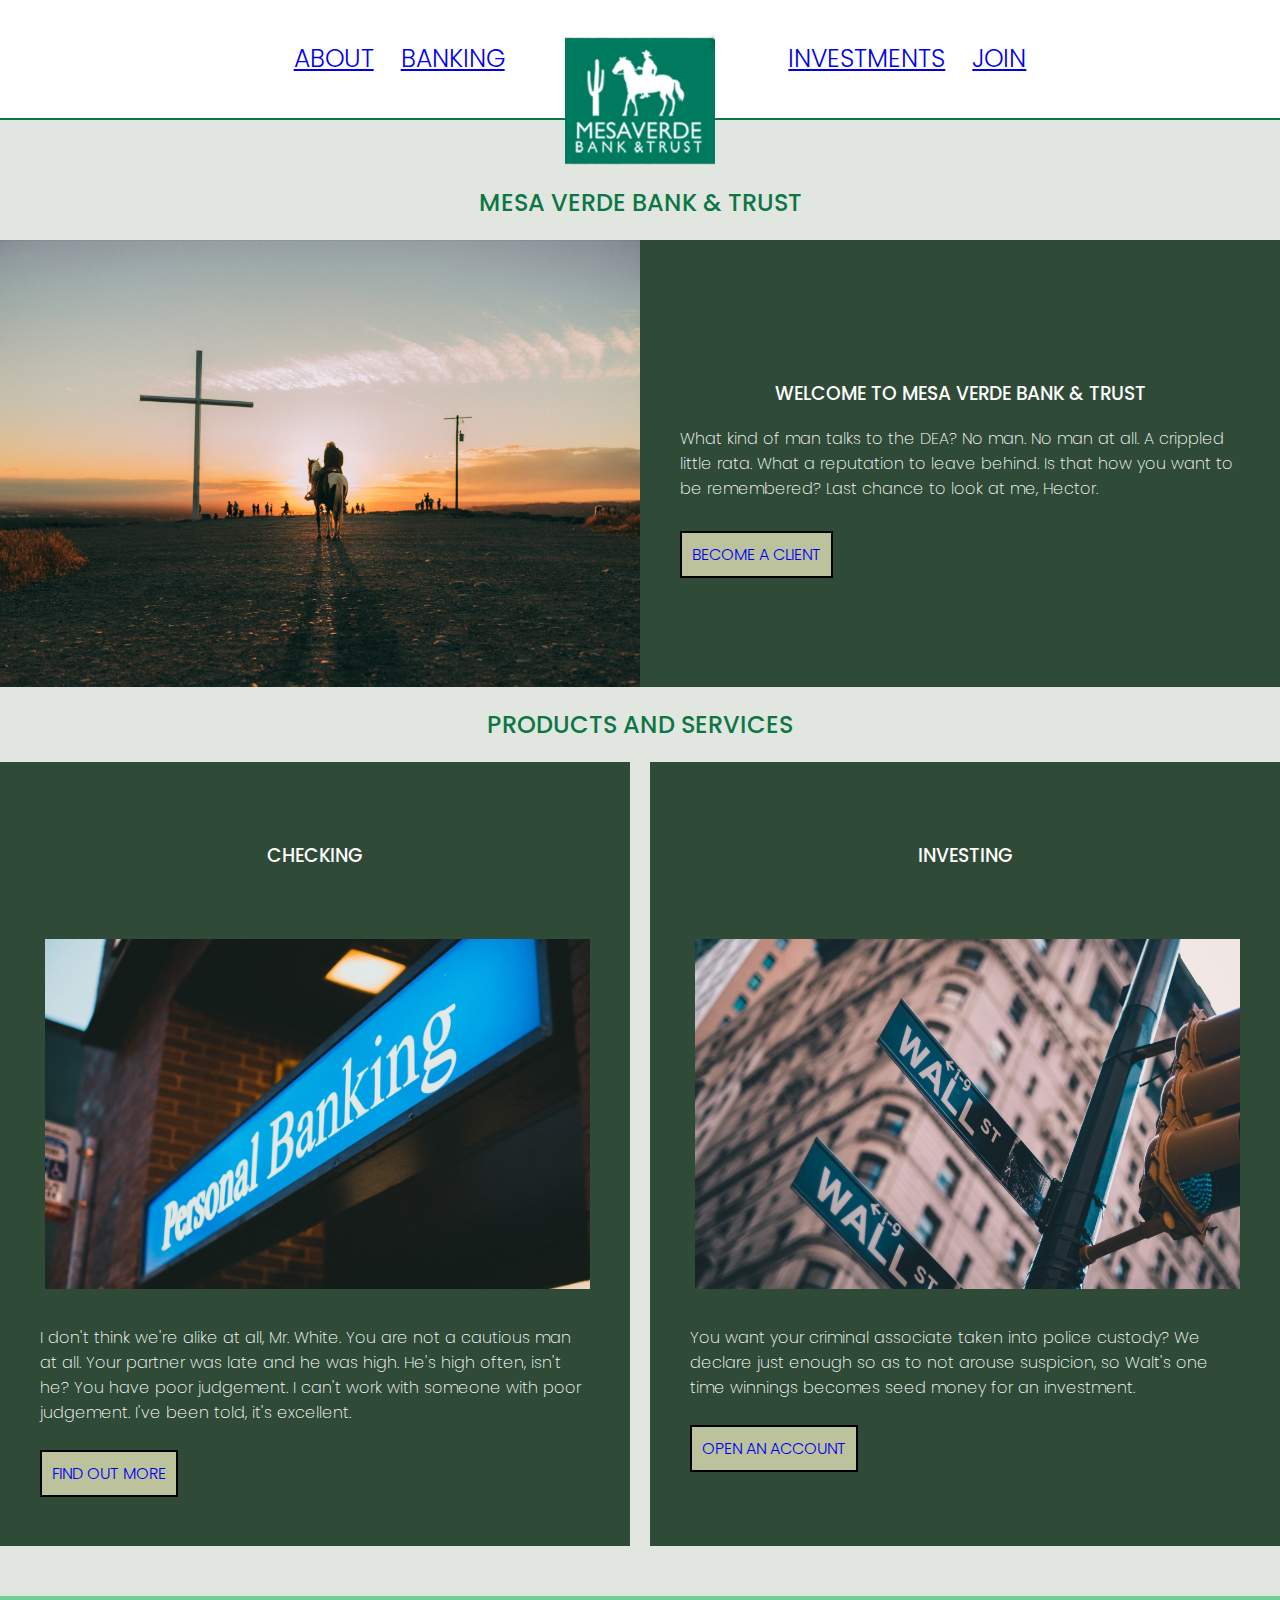
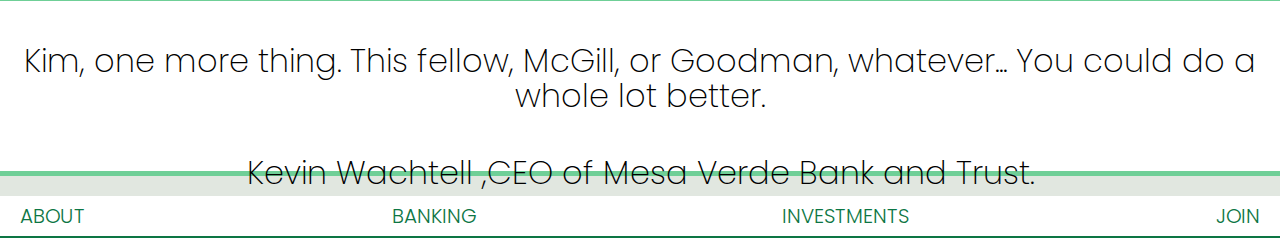
<file: index.html>
<!DOCTYPE html>
<html lang="en">

<head>
  <meta charset="UTF-8">
  <meta name="viewport" content="width=device-width, initial-scale=1.0">
  <title>Mesa Verde Bank and Trust</title>
  <link rel="stylesheet" href="./styles/styles.css">
  <!-- GOOGLE FONTS -->
  <link rel="preconnect" href="https://fonts.googleapis.com">
  <link rel="preconnect" href="https://fonts.gstatic.com" crossorigin>
  <link href="https://fonts.googleapis.com/css2?family=Poppins:wght@300;500&display=swap" rel="stylesheet">
  <link rel="preconnect" href="https://fonts.googleapis.com">
  <link rel="preconnect" href="https://fonts.gstatic.com" crossorigin>
  <link href="https://fonts.googleapis.com/css2?family=Poppins:wght@500&display=swap" rel="stylesheet">
  <link rel="stylesheet" href="./styles/header.css">
</head>

<body>
  <!-- NAV -->
  <nav class="nav-bar">

    <a href="/" class="logo-button"><img src="../assets/Logo_Asterisk copy.png" class="logo" alt="Mesa Verde logo"></a>
    <!-- <img src="../assets/Logo_Asterisk copy.png" class="logo" alt="Mesa Verde logo"> -->
    <ul>
      <li><a href="about.html">ABOUT</a></li>
      <li><a href="banking.html">BANKING</a></li>
    </ul>
    <ul>
      <li><a href="investments.html">INVESTMENTS</a></li>
      <li><a href="join.html">JOIN</a></li>
    </ul>
  </nav>




  <!-- HERO -->
  <div class="hero-container">
    <h2>MESA VERDE BANK & TRUST</h2>
    <div class="hero">
      <div class="horse">
      </div>
      <div class="hero-text">
        <h3>WELCOME TO MESA VERDE BANK & TRUST</h3>
        <p>What kind of man talks to the DEA? No man. No man at all. A crippled little rata. What a reputation
          to leave
          behind. Is
          that how you want to be remembered? Last chance to look at me, Hector.</p>
        <a href="join.html" class="button">BECOME A CLIENT</a>
      </div>
    </div>
  </div>

  <!-- PRODUCTS SERVICES -->
  <div class="products-container">
    <h2>PRODUCTS AND SERVICES</h2>

    <div class="products-wrapper">
      <div class="product-hero-one">
        <h3>CHECKING</h3>
        <div class="checking">
        </div>
        <p class="product-text">I don't think we're alike at all, Mr. White. You are not a cautious man at all. Your
          partner was late and he
          was
          high.
          He's high often, isn't he? You have poor judgement. I can't work with someone with poor judgement. I've been
          told,
          it's
          excellent.</p>
        <a href="about.html" class="button">FIND OUT MORE</a>
      </div>

      <div class="product-hero-two">
        <h3>INVESTING</h3>
        <div class="investing"></div>
        <p class="product-text">You want your criminal associate taken into police custody? We declare just enough so as
          to not arouse
          suspicion,
          so
          Walt's one time winnings becomes seed money for an investment.</p>
        <a href="about.html" class="button">OPEN AN ACCOUNT</a>
      </div>
    </div>
  </div>

  <!-- QUOTE -->
  <div class="quote">
    <p>
      Kim, one more thing. This fellow, McGill, or Goodman, whatever... You could do a whole lot better.
      <p class="person-q">Kevin Wachtell ,CEO of Mesa Verde Bank and Trust.</p>

    </p>

  </div>

  <!-- FOOTER -->

  <footer>
    <ul>
      <li>About</li>
      <li>Banking</li>
      <li>Investments</li>
      <li>Join</li>
    </ul>
  </footer>
</body>

</html>
</file>
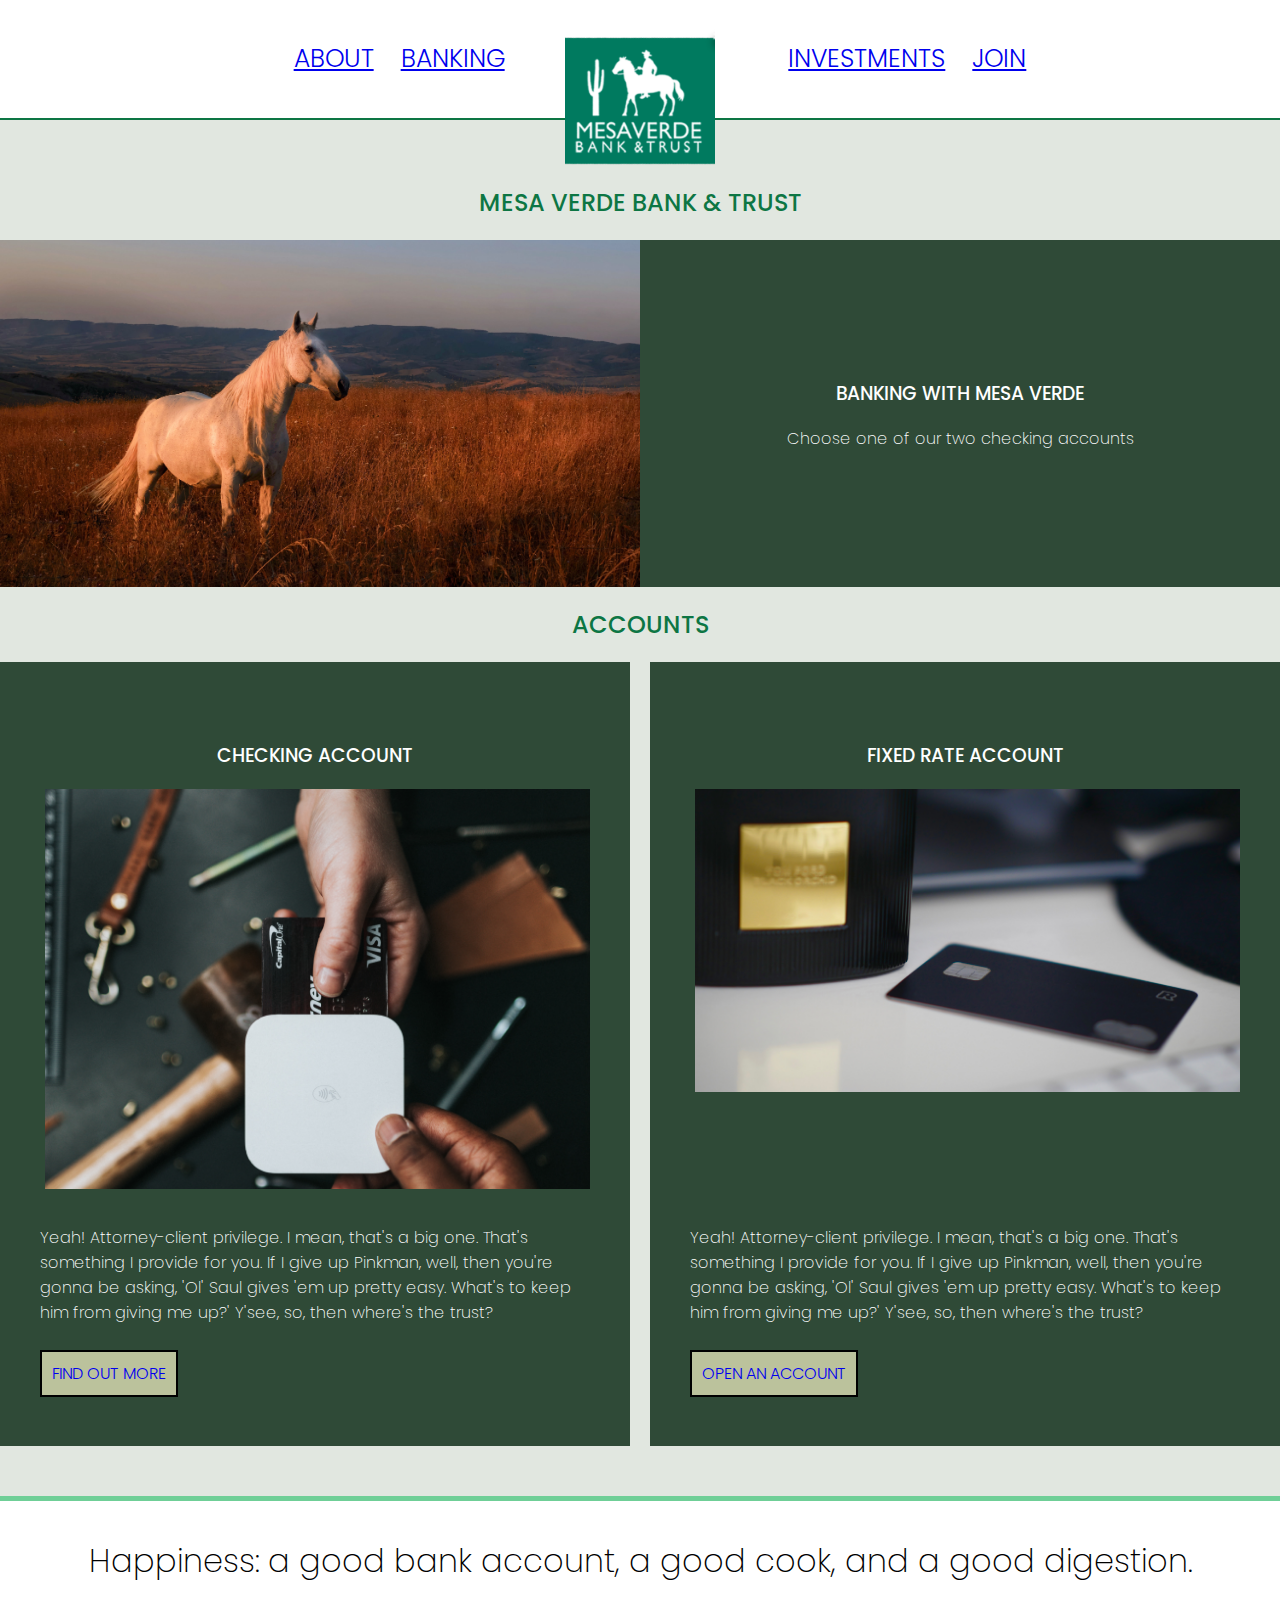
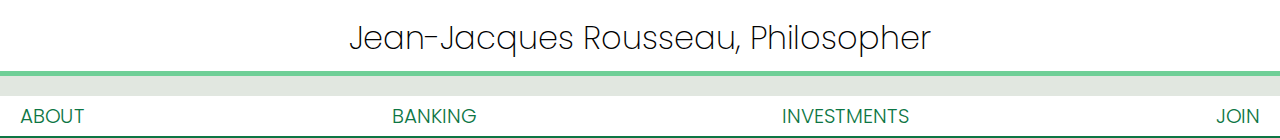
<file: banking.html>
<!DOCTYPE html>
<html lang="en">

<head>
  <meta charset="UTF-8">
  <meta name="viewport" content="width=device-width, initial-scale=1.0">
  <title>Mesa Verde Bank and Trust</title>
  <link rel="stylesheet" href="./styles/styles.css">
  <!-- GOOGLE FONTS -->
  <link rel="preconnect" href="https://fonts.googleapis.com">
  <link rel="preconnect" href="https://fonts.gstatic.com" crossorigin>
  <link href="https://fonts.googleapis.com/css2?family=Poppins:wght@300;500&display=swap" rel="stylesheet">
  <link rel="preconnect" href="https://fonts.googleapis.com">
  <link rel="preconnect" href="https://fonts.gstatic.com" crossorigin>
  <link href="https://fonts.googleapis.com/css2?family=Poppins:wght@500&display=swap" rel="stylesheet">
  <link rel="stylesheet" href="./styles/header.css">
</head>

<body>
  <!-- NAV -->
  <nav class="nav-bar">

    <a href="/" class="logo-button"><img src="../assets/Logo_Asterisk copy.png" class="logo" alt="Mesa Verde logo"></a>
    <!-- <img src="../assets/Logo_Asterisk copy.png" class="logo" alt="Mesa Verde logo"> -->
    <ul>
      <li><a href="about.html">ABOUT</a></li>
      <li><a href="banking.html">BANKING</a></li>
    </ul>
    <ul>
      <li><a href="investments.html">INVESTMENTS</a></li>
      <li><a href="join.html">JOIN</a></li>
    </ul>
  </nav>






  <!-- HERO -->
  <div class="hero-container">
    <h2>MESA VERDE BANK & TRUST</h2>
    <div class="hero">
      <div class="banking-horse">
      </div>
      <div class="banking-hero-text">
        <h3>BANKING WITH MESA VERDE</h3>
        <p>Choose one of our two checking accounts</p>
      </div>
    </div>
  </div>

  <!-- PRODUCTS SERVICES -->
  <div class="products-container">
    <h2>ACCOUNTS</h2>

    <div class="products-wrapper">
      <div class="product-hero-one">
        <h3>CHECKING ACCOUNT</h3>
        <div class="checking-account">
        </div>
        <p class="product-text">Yeah! Attorney-client privilege. I mean, that's a big one. That's something I provide
          for you. If I give up Pinkman,
          well, then you're gonna be asking, 'Ol' Saul gives 'em up pretty easy. What's to keep him from giving me up?'
          Y'see, so,
          then where's the trust?</p>
        <a href="about.html" class="button">FIND OUT MORE</a>
      </div>

      <div class="product-hero-two">
        <h3>FIXED RATE ACCOUNT</h3>
        <div class="fixed-checking"></div>
        <p class="product-text">Yeah! Attorney-client privilege. I mean, that's a big one. That's something I provide
          for you. If I give up Pinkman,
          well, then you're gonna be asking, 'Ol' Saul gives 'em up pretty easy. What's to keep him from giving me up?'
          Y'see, so,
          then where's the trust?</p>
        <a href="about.html" class="button">OPEN AN ACCOUNT</a>
      </div>
    </div>
  </div>

  <!-- QUOTE -->
  <div class="quote">
    <p>
      Happiness: a good bank account, a good cook, and a good digestion.
      <p class="person-q">Jean-Jacques Rousseau, Philosopher</p>
  </div>

  <!-- FOOTER -->

  <footer>
    <ul>
      <li>About</li>
      <li>Banking</li>
      <li>Investments</li>
      <li>Join</li>
    </ul>
  </footer>
</body>

</html>
</file>
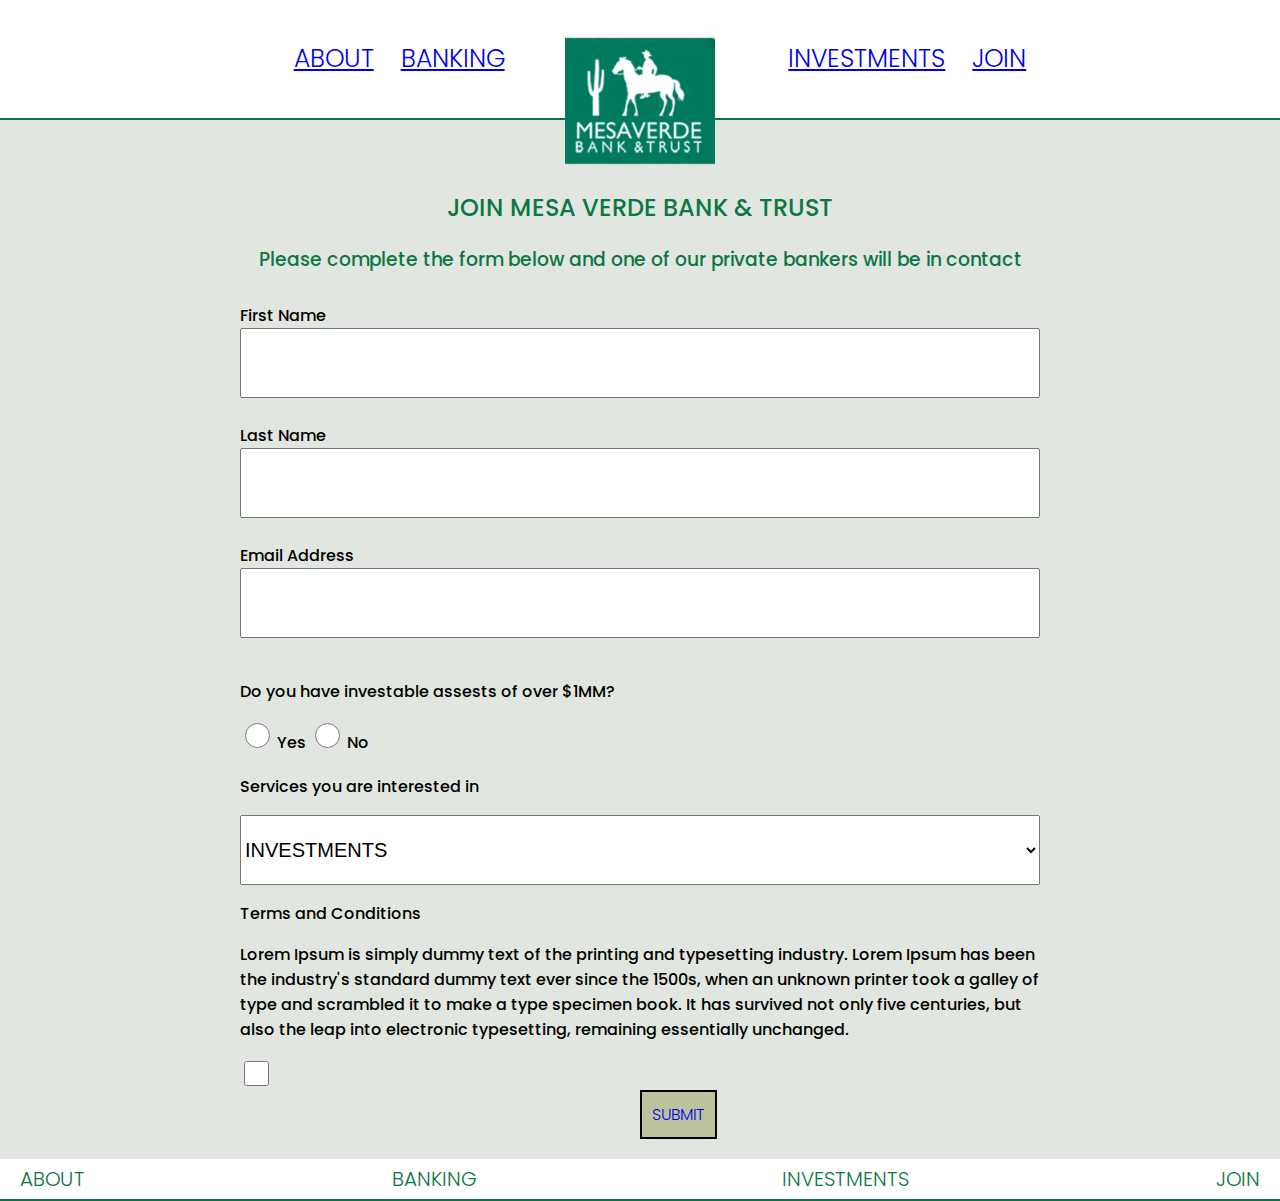
<file: join.html>
<!DOCTYPE html>
<html lang="en">

<head>
  <meta charset="UTF-8">
  <meta name="viewport" content="width=device-width, initial-scale=1.0">
  <title>Mesa Verde Bank and Trust</title>
  <link rel="stylesheet" href="./styles/styles.css">
  <!-- GOOGLE FONTS -->
  <link rel="preconnect" href="https://fonts.googleapis.com">
  <link rel="preconnect" href="https://fonts.gstatic.com" crossorigin>
  <link href="https://fonts.googleapis.com/css2?family=Poppins:wght@300;500&display=swap" rel="stylesheet">
  <link rel="preconnect" href="https://fonts.googleapis.com">
  <link rel="preconnect" href="https://fonts.gstatic.com" crossorigin>
  <link href="https://fonts.googleapis.com/css2?family=Poppins:wght@500&display=swap" rel="stylesheet">
  <link rel="stylesheet" href="./styles/header.css">
</head>

<body>

  <!-- NAV -->
  <nav class="nav-bar">

    <a href="/" class="logo-button"><img src="../assets/Logo_Asterisk copy.png" class="logo" alt="Mesa Verde logo"></a>
    <!-- <img src="../assets/Logo_Asterisk copy.png" class="logo" alt="Mesa Verde logo"> -->
    <ul>
      <li><a href="about.html">ABOUT</a></li>
      <li><a href="banking.html">BANKING</a></li>
    </ul>
    <ul>
      <li><a href="investments.html">INVESTMENTS</a></li>
      <li><a href="join.html">JOIN</a></li>
    </ul>
  </nav>

  <h2 class="join">JOIN MESA VERDE BANK & TRUST</h2>
  <h3 class="subtitle">Please complete the form below and one of our private bankers will be in contact</h3>

  <div class="form-container">
    <form action="">
      <label for="first-name" class="input-label">First Name</label>
      <input type="text" name="first-name" id="first-name">
      <label for="last-name">Last Name</label>
      <input type="text" name="last-name" id="last-name">
      <label for="email">Email Address</label>
      <input type="email" name="email" id="email">
      <p>Do you have investable assests of over $1MM?</p>
      <input type="radio" id="yes" value="yes" name="assets">
      <label for="assets">Yes</label>
      <input type="radio" id="no" value="no" name="assets">
      <label for="assets">No</label>
      <p>Services you are interested in</p>
      <select id="services" name="services">
        <option>INVESTMENTS</option>
        <option>BANKING</option>
        <option>BOTH</option>
      </select>
      <div class="terms">
        <p>Terms and Conditions</p>
        <p>Lorem Ipsum is simply dummy text of the printing and typesetting industry. Lorem Ipsum has been the
          industry's
          standard
          dummy text ever since the 1500s, when an unknown printer took a galley of type and scrambled it to make a type
          specimen
          book. It has survived not only five centuries, but also the leap into electronic typesetting, remaining
          essentially
          unchanged.</p>
        <input type="checkbox" id="t-and-c">

      </div>

    </form>
    <a href="https://giphy.com/gifs/season-better-call-saul-renewed-11jkrpPYTQkaU8" class="button">SUBMIT</a>
  </div>

  <!-- FOOTER -->
  <footer>
    <ul>
      <li>About</li>
      <li>Banking</li>
      <li>Investments</li>
      <li>Join</li>
    </ul>
  </footer>
</body>

</html>
</file>
<file: styles/styles.css>
* {
  box-sizing: border-box;
}

body {
  background-color: #e1e7e0;
  margin: 0;
}

/* NAV BAR */
.nav-bar {
  display: flex;
  justify-content: space-evenly;
  padding: 5px 20px;
  position: relative;
  font-family: "Poppins", sans-serif;
  font-weight: 300;
  font-size: 25px;
  background-color: #fff;
  width: 100%;
  border-bottom: #0d7644 2px solid;
}
.nav-bar li {
  list-style: none;
  display: inline-block;
  padding: 10px;
  font-family: "Poppins", sans-serif;
  color: #0d7644;
}

/* HOME PAGE HERO */

.hero-container {
  max-width: 1400px;
  margin: 0 auto;
}

.hero {
  display: flex;
  justify-content: flex-start;
  flex-wrap: wrap;
}

.horse,
.investing-horse,
.banking-horse,
.hero-text,
.banking-hero-text {
  width: 50%;
}

.horse {
  background-image: url("../assets/karsten-winegeart-GT6rDF2AhEM-unsplash.jpg");
  background-size: cover;
  background-position: center center;
}

.hero-text,
.banking-hero-text {
  background-color: #2f4a37;
  padding: 120px 40px;
  color: #fff;
}

.banking-hero-text {
  text-align: center;
}
.hero-text p {
  padding-bottom: 25px;
}

/* LOGO */
.logo {
  width: 100%;
}

p {
  font-family: "Poppins", sans-serif;
  font-weight: 200;
}

/* HEADINGS */
h2,
h3 {
  font-family: "Poppins", sans-serif;
  font-weight: 500;
  color: #0d7644;
}
.join {
  margin-top: 70px;
}
h2 {
  text-align: center;
}

.hero-container h2 {
  padding-top: 45px;
}

/* PRODUCTS AND SERVICES */
.products-container {
  max-width: 1400px;
  margin: 0 auto;
  margin-bottom: 50px;
}

.products-wrapper {
  display: flex;
  gap: 20px;
}
.product-hero-one,
.product-hero-two {
  padding: 60px 40px;
  width: 50%;
  background-color: #2f4a37;
}

.banking-hero-text h3,
.product-hero-one h3,
.product-hero-two h3,
.hero-text h3 {
  text-align: center;
  color: #fff;
}

.product-text {
  padding: 20px 0;
  color: #fff;
}
/* PRODUCT HERO IMAGES */
.checking {
  background-image: url("../assets/jonathan-cooper.jpg");
  width: 100%;
  height: 400px;
  background-size: cover;
  background-position: 5px 50px;
  margin: 0 auto;
  background-repeat: no-repeat;
}
.investing {
  background-image: url("../assets/lo-lo-CeVj8lPBJSc-unsplash.jpg");
  height: 400px;
  width: 100%;
  margin: 0 auto;
  background-size: cover;
  background-position: 5px 50px;
  background-repeat: no-repeat;
}
/* QUOTE */
.quote {
  background-color: #fff;
  border-top: 5px solid #6fcf97;
  border-bottom: 5px solid #6fcf97;
  font-size: 32px;
  height: 180px;
  text-align: center;
}
.quote p {
  padding-top: 10px;
  line-height: 35px;
}

.person-q {
  display: block;
}

/* ABOUT PAGE */
.about-container {
  width: 1400px;
  margin: 100px auto;
}

.kevin,
.karine,
.catherine,
.samuel {
  display: flex;
  margin-bottom: 25px;
}

.about-text {
  width: 60%;
  margin: 0px;
}

/* ABOUT IMAGES */
.kevin-image,
.karine-image,
.samuel-image,
.catherine-image {
  width: 40%;
  background-repeat: no-repeat;
}
/* ABOUT IMAGES */
.kevin-image {
  background-image: url("../assets/Kevin_S5.webp");
  background-size: cover;
  background-position: 25% 20%;
}
.karine-image {
  background-image: url("../assets/amy-hirschi-b3AYk8HKCl0-unsplash.jpg");
  background-size: cover;
  background-position: 25% 32%;
}

.catherine-image {
  background-image: url("../assets/christina-wocintechchat-com-0Zx1bDv5BNY-unsplash.jpg");
  background-size: cover;
  background-position: 25% 25%;
}

.samuel-image {
  background-image: url("../assets/fred-moon-vSI2KnI4Abc-unsplash.jpg");
  background-size: cover;
  background-position: center center;
}

/* ABOUT TEXT */
.about-text {
  background-color: #0d7644;
  padding: 120px 40px;
  font-family: "Poppins", sans-serif;
  font-weight: 300;
  color: #fff;
  font-size: 22px;
}
/* BANKING PAGE */
.banking-horse {
  background-image: url("../assets/giorgio-manenti-YH-P6HiTlkQ-unsplash.jpg");
  background-size: cover;
  background-position: center center;
}

/* BANKING PRODUCT IMAGES */
.checking-account {
  background-image: url("../assets/nathan-dumlao-lvWw_G8tKsk-unsplash.jpg");
  width: 100%;
  height: 400px;
  background-size: cover;
  background-position: 5px -110px;
  margin: 0 auto;
  background-repeat: no-repeat;
}
.fixed-checking {
  background-image: url("../assets/kaysha-aTn1wwElmE0-unsplash.jpg");
  height: 400px;
  width: 100%;
  background-size: cover;
  background-position: 5px -110px;
  margin: 0 auto;
  background-repeat: no-repeat;
}

/* INVESTMENT */
.investing-horse {
  background-image: url("../assets/kenny-webster-QrJc1RVI7uM-unsplash.jpg");
  background-size: cover;
  background-position: center center;
}

.managed-account {
  background-image: url("../assets/austin-distel-nGc5RT2HmF0-unsplash.jpg");
  height: 400px;
  width: 100%;
  background-size: cover;
  background-position: 5px -110px;
  margin: 0 auto;
  background-repeat: no-repeat;
}

.investment-team {
  background-image: url("../assets/thisisengineering-raeng-p5wrlynJR4A-unsplash.jpg");
  height: 400px;
  width: 100%;
  background-size: cover;
  background-position: 5px -110px;
  margin: 0 auto;
  background-repeat: no-repeat;
}

/* FOOTER */
footer ul {
  background-color: #fff;
  width: 100%;
  display: flex;
  justify-content: space-between;
  padding: 5px 20px;
  border-bottom: #0d7644 2px solid;
  font-family: "Poppins", sans-serif;
  font-weight: 300;
  list-style: none;
  font-size: 20px;
  color: #0d7644;
  text-transform: uppercase;
  margin-bottom: 0px;
}

/* .logo-button {
  position: absolute;
  left: 0;
  right: 0;
  margin: 0 auto;
  width: 150px;
  height: 150px;
  margin-top: 20px;
} */
/* BUTTONS */
.button {
  background-color: #bbc29c;
  font-family: "Poppins", sans-serif;
  font-weight: 300;
  padding: 10px;
  border: #000 2px solid;
  text-decoration: none;
}

/* FORM */
.form-container {
  max-width: 800px;
  margin: 0 auto;
}
.subtitle {
  text-align: center;
}
form p,
label {
  font-family: "Poppins", sans-serif;
  font-weight: 500;
}
/* LABELS */
.input-label {
  display: block;
  padding-top: 10px;
}
/* RADIO BUTTIONS */
input[type="radio"] {
  height: 25px;
  width: 25px;
  margin-bottom: 10px;
}
input[type="text"],
[type="email"] {
  height: 70px;
  width: 100%;
  font-size: 25px;
  margin-bottom: 25px;
}

/* DROPDOWN */
select {
  height: 70px;
  width: 100%;
  font-size: 20px;
}
/* CHECKBOX */
[type="checkbox"] {
  height: 25px;
  width: 25px;
}
/* SUBMIT BUTTON */
.form-container .button {
  display: inline-block;
  margin-left: 400px;
}
</file>
<file: styles/header.css>
.logo-button {
  position: absolute;
  left: 0;
  right: 0;
  margin: 0 auto;
  width: 150px;
  height: 150px;
  margin-top: 20px;
}
</file>
